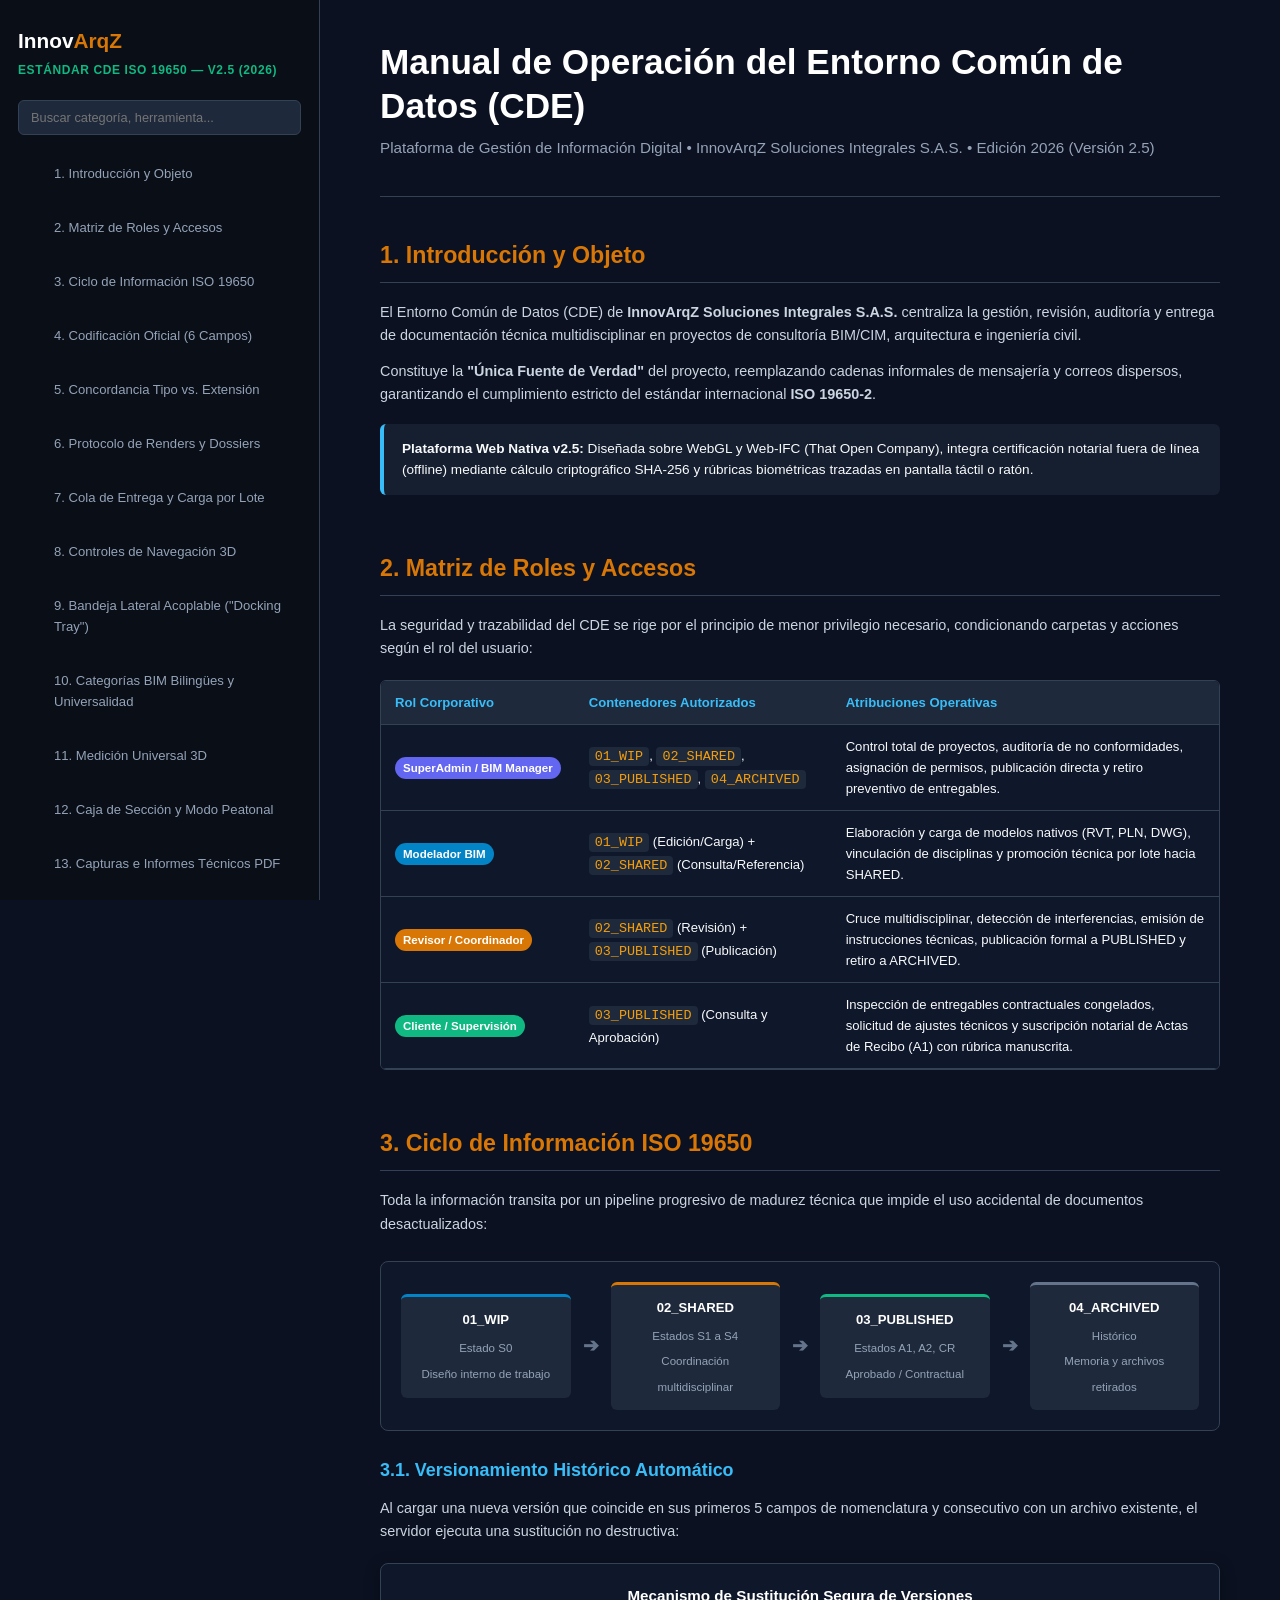
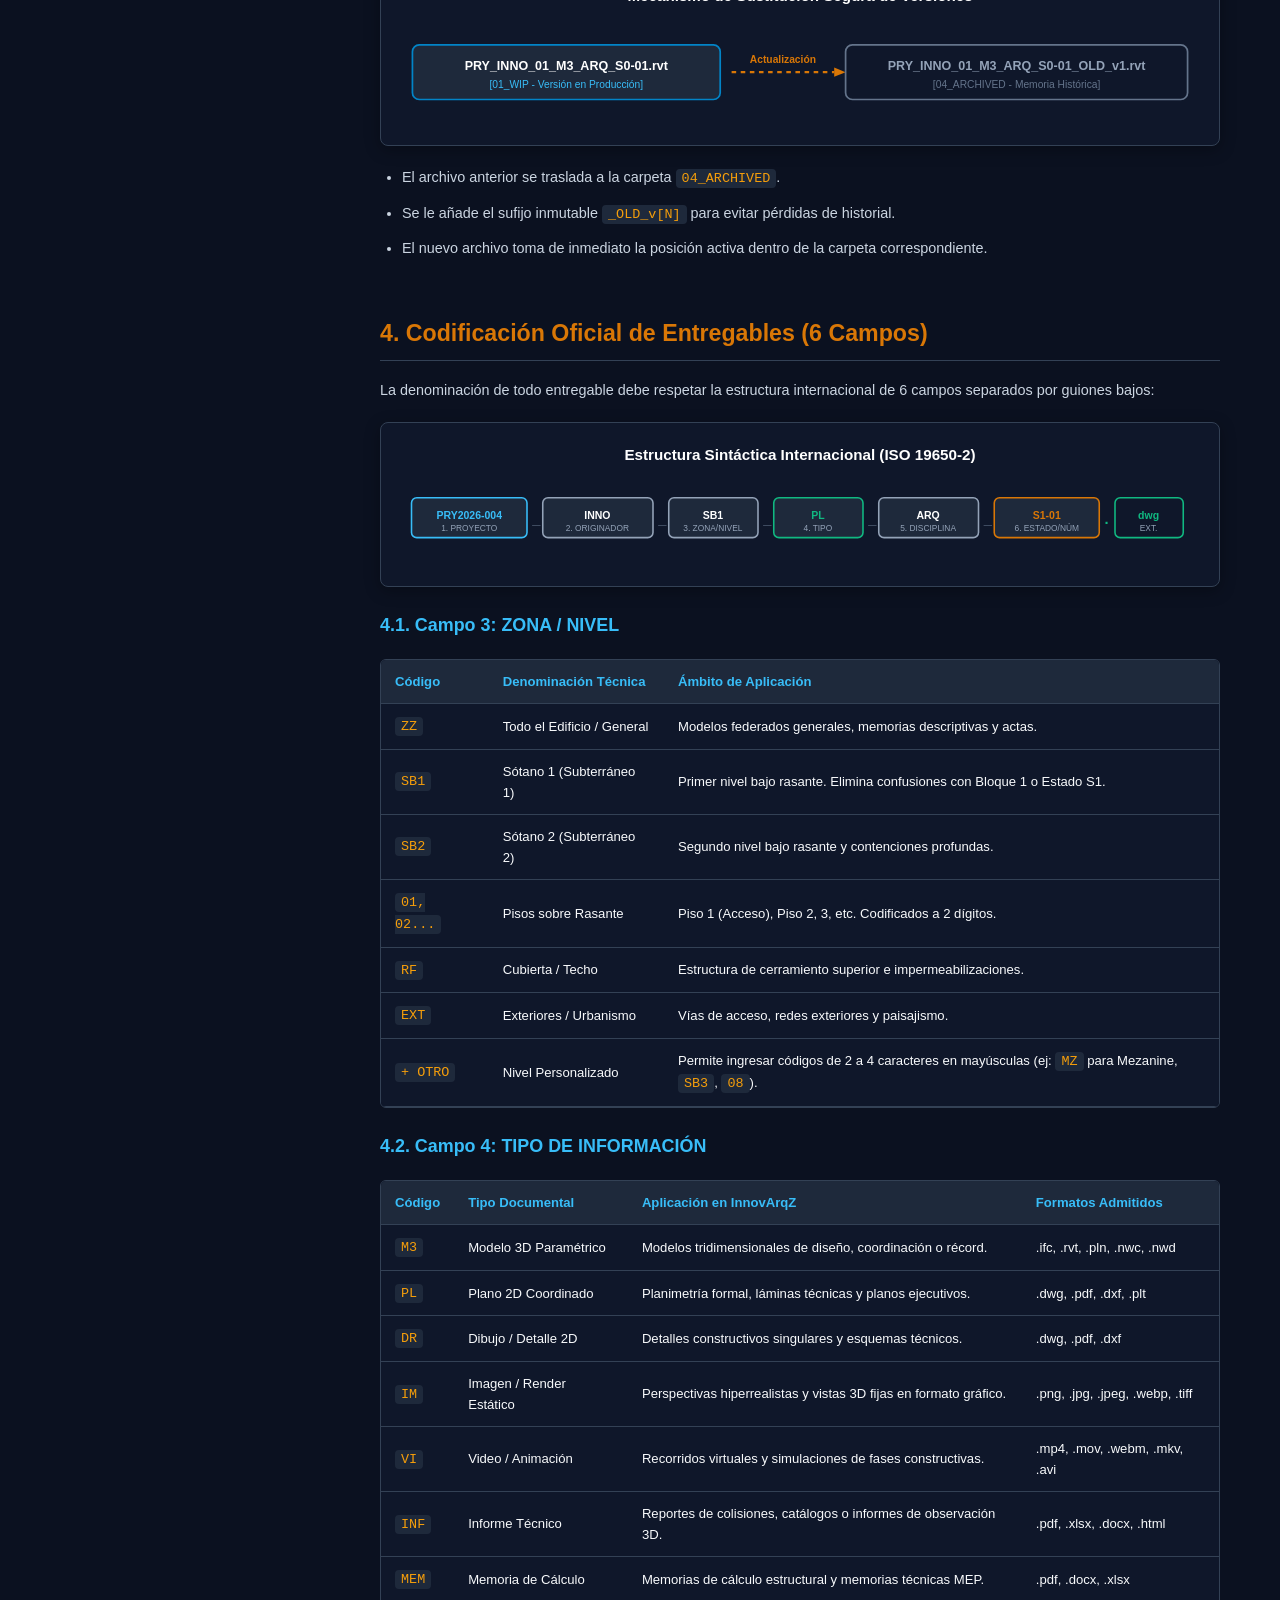
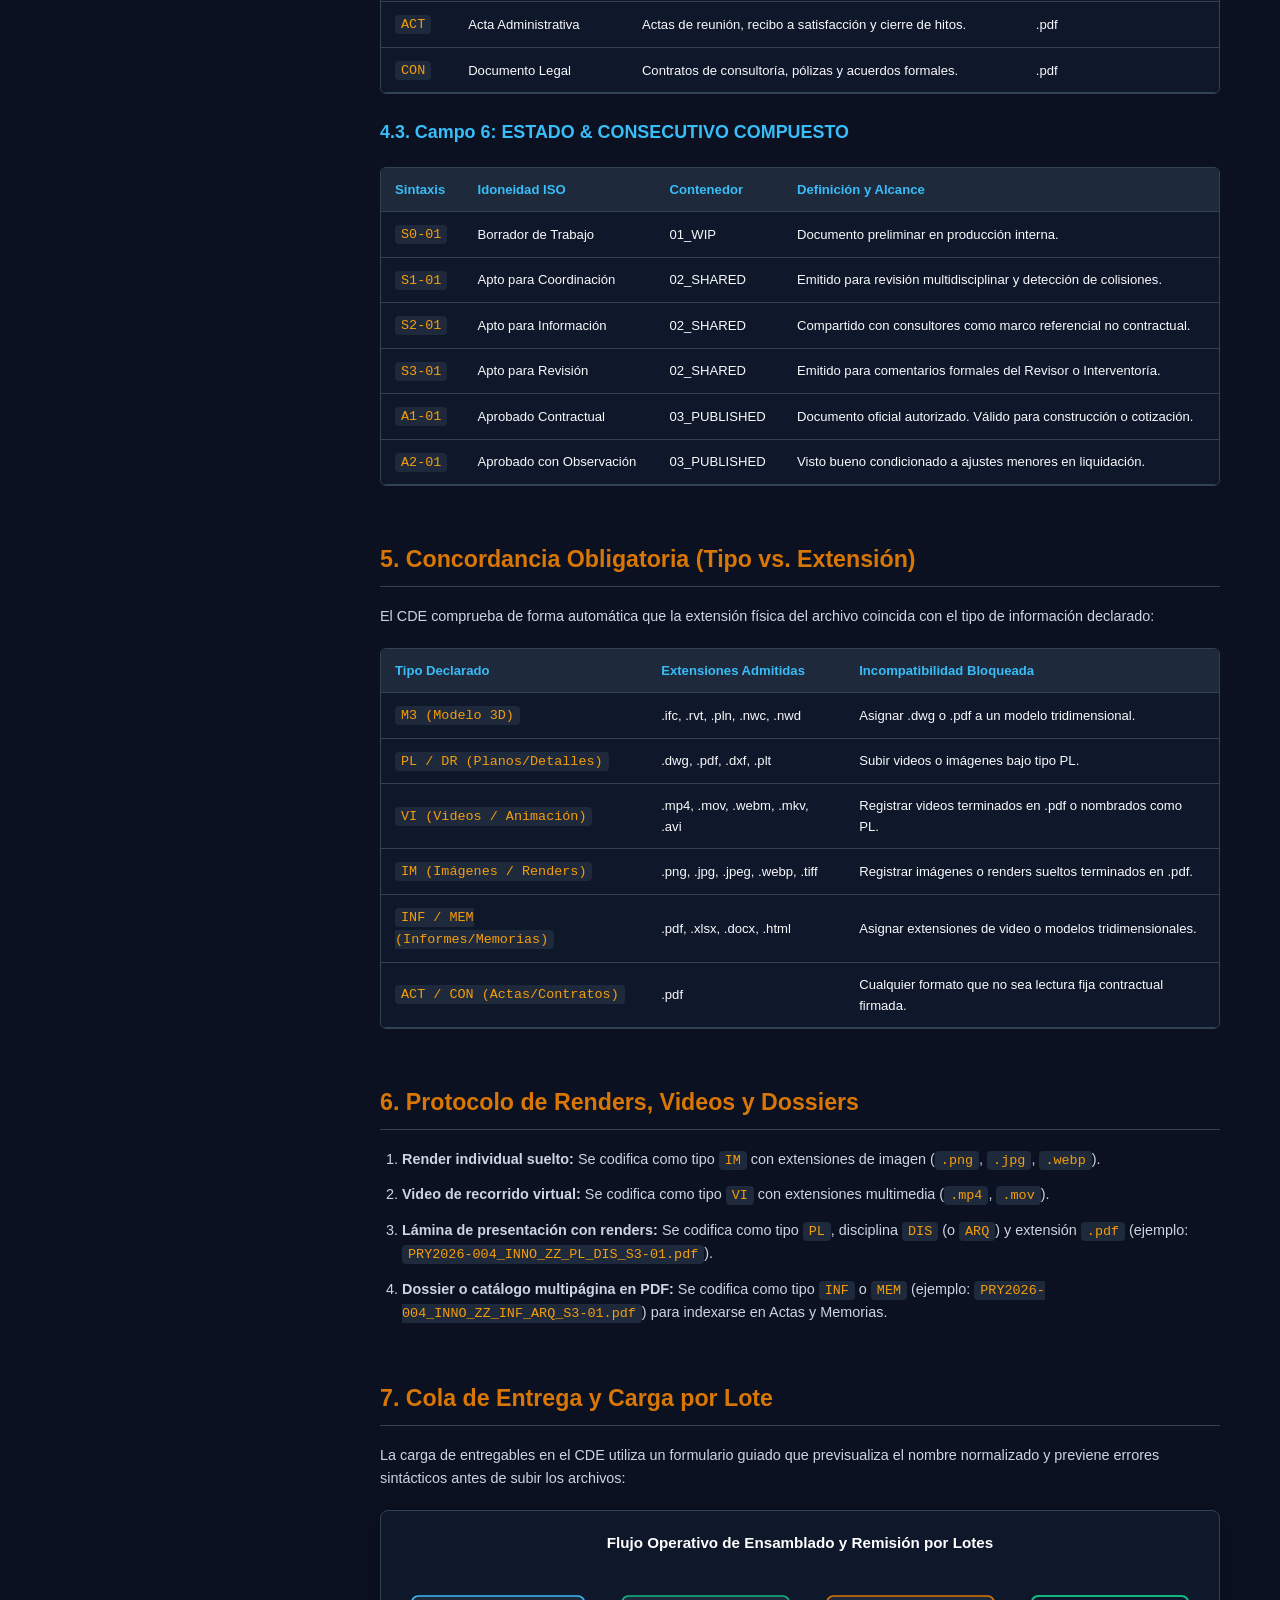
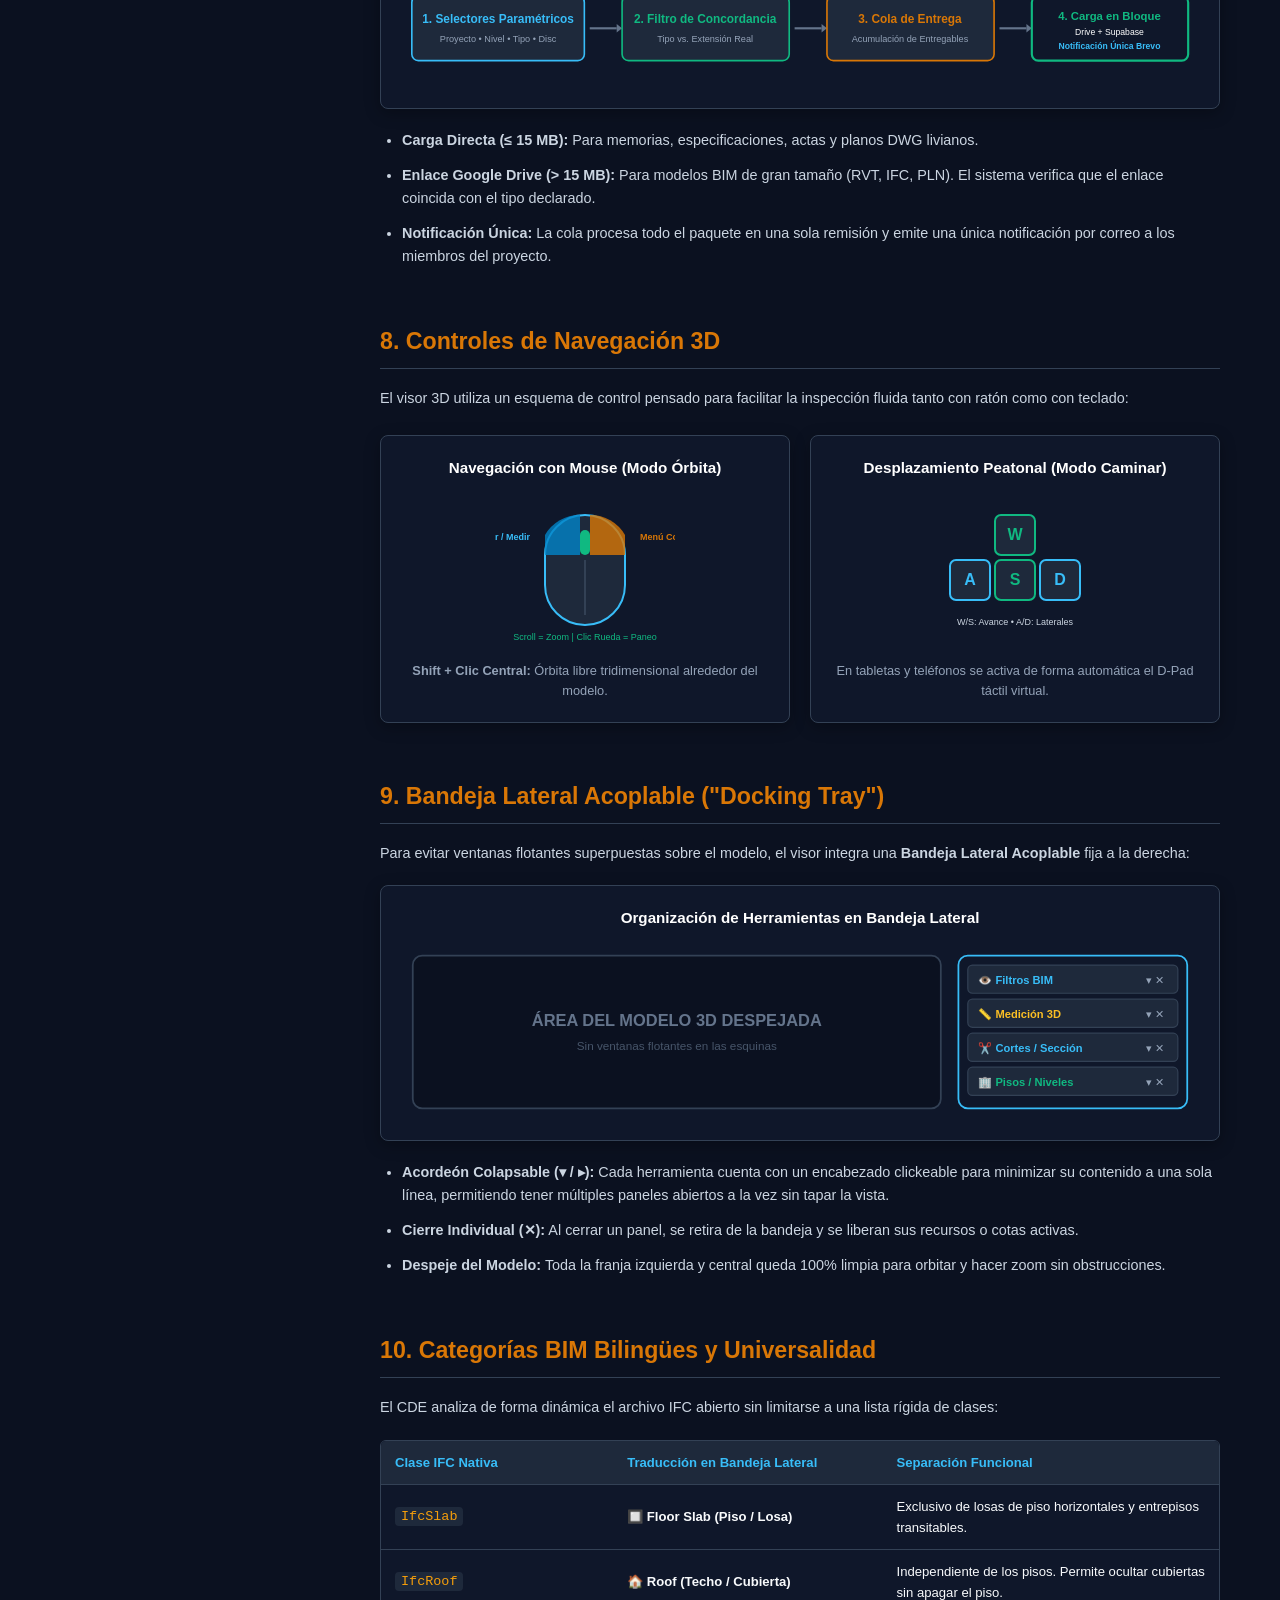
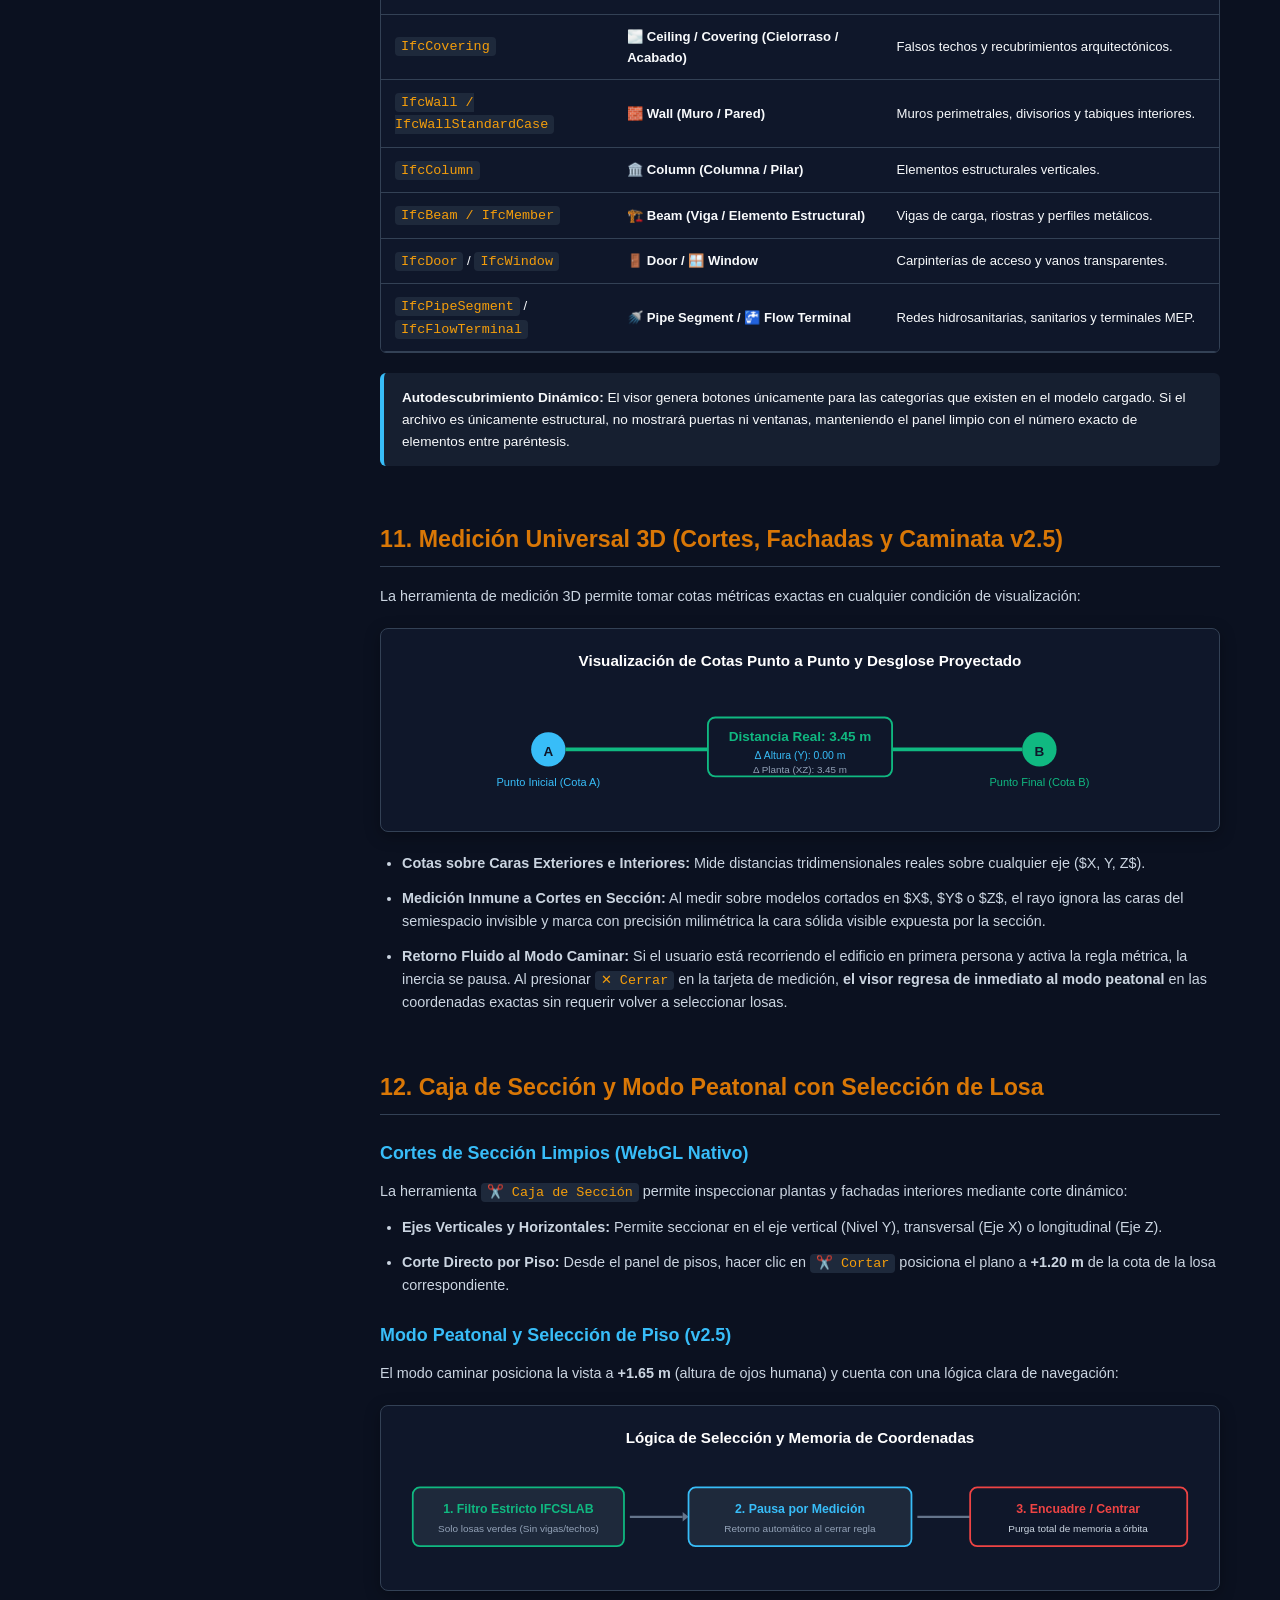
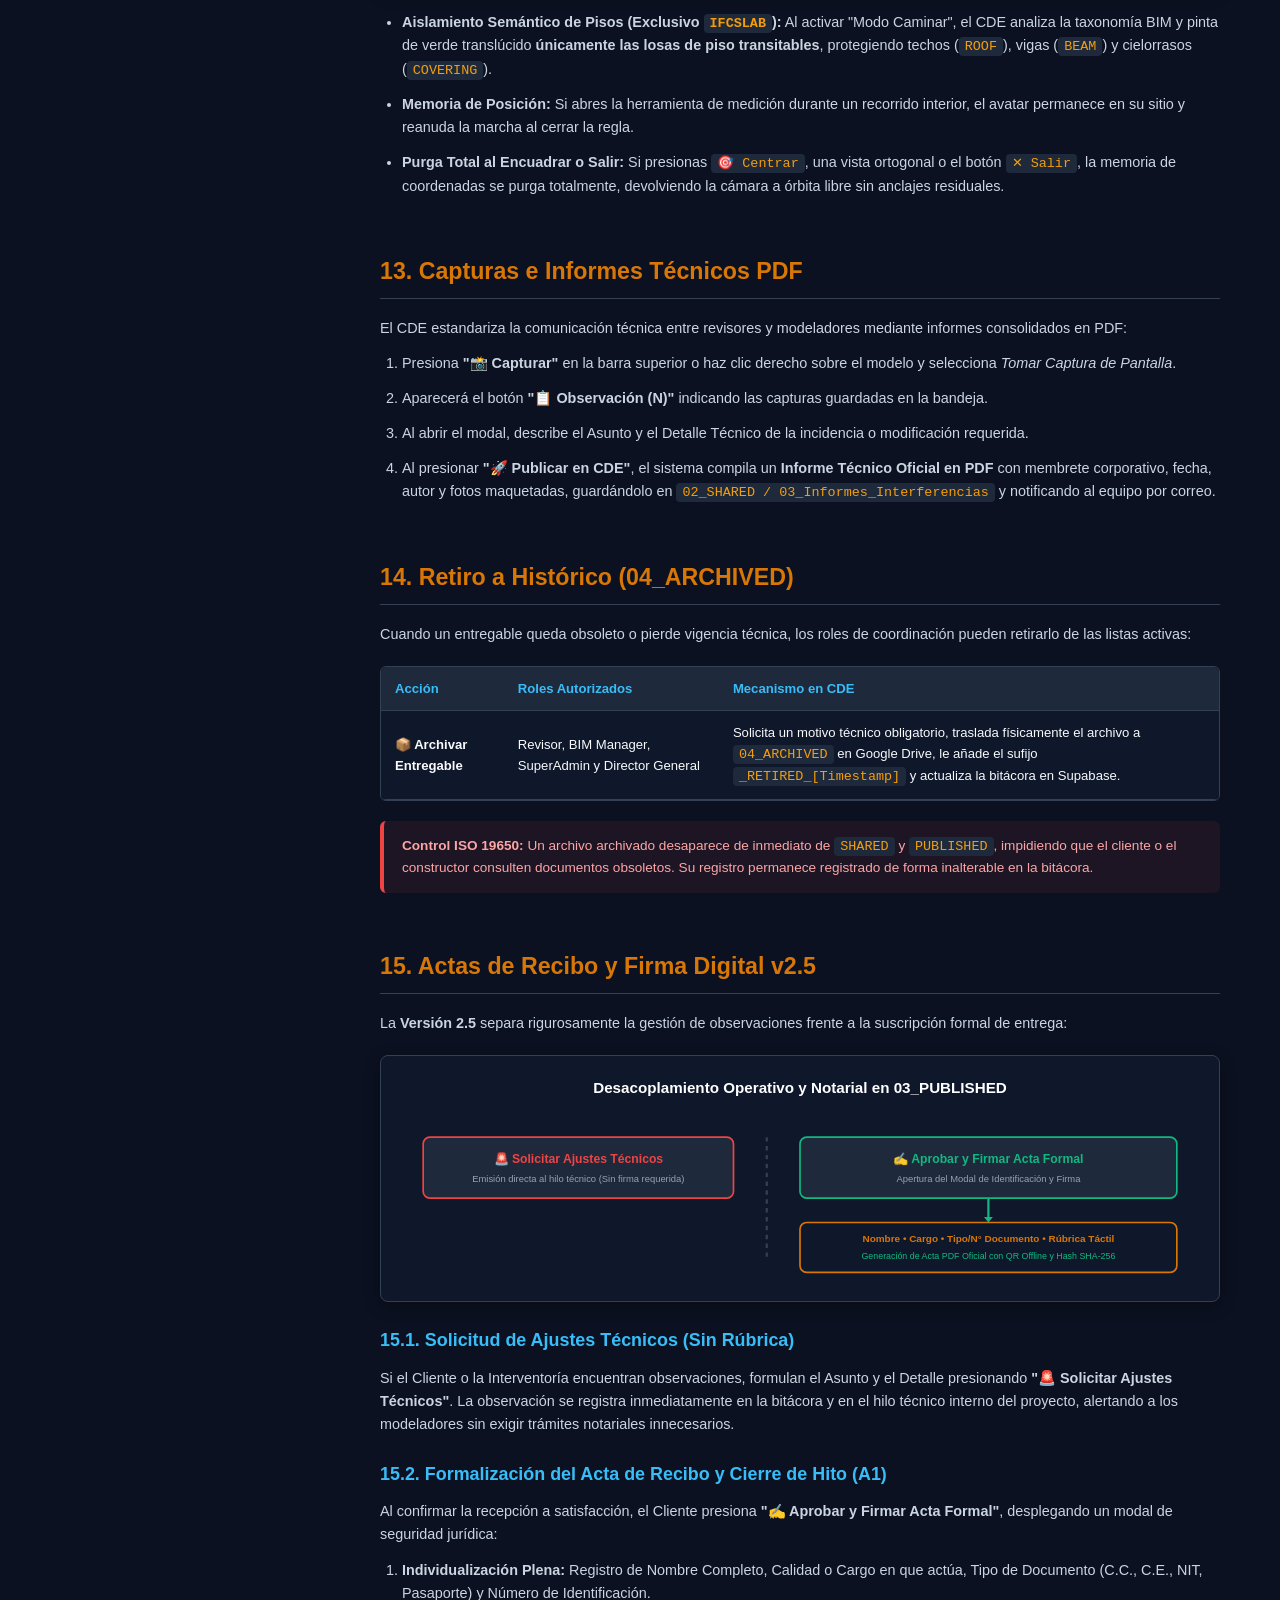
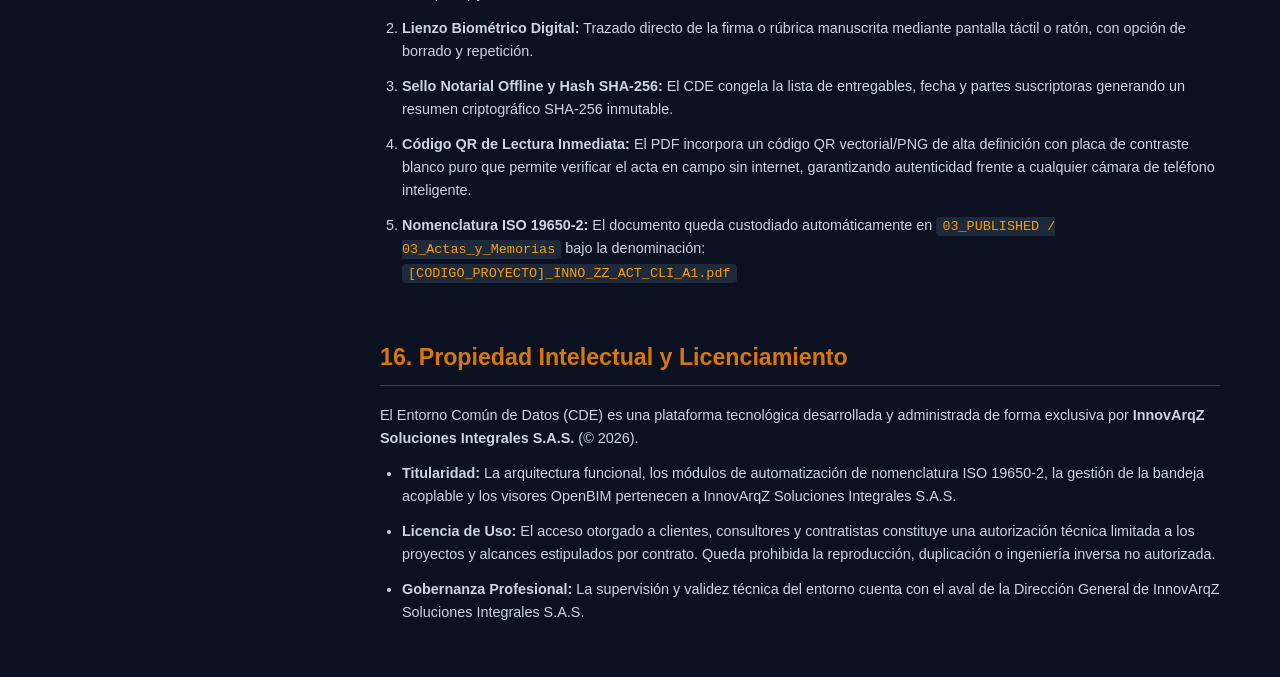
<file: manual.html>
<!DOCTYPE html>
<html lang="es">
<head>
    <meta charset="UTF-8">
    <meta name="viewport" content="width=device-width, initial-scale=1.0">
    <title>Manual de Operación CDE | InnovArqZ Soluciones Integrales S.A.S.</title>
    <style>
        :root {
            --bg-main: #0b1120;
            --bg-card: #0f172a;
            --bg-sidebar: #090e17;
            --border-color: #334155;
            --accent-copper: #d97706;
            --accent-emerald: #10b981;
            --accent-sky: #38bdf8;
            --text-main: #f8fafc;
            --text-muted: #94a3b8;
            --text-dim: #64748b;
        }

        * {
            box-sizing: border-box;
            margin: 0;
            padding: 0;
            font-family: -apple-system, BlinkMacSystemFont, "Segoe UI", Roboto, Helvetica, Arial, sans-serif;
        }

        body {
            background-color: var(--bg-main);
            color: var(--text-main);
            line-height: 1.6;
            display: flex;
            min-height: 100vh;
            overflow-x: hidden;
        }

        /* BOTÓN HAMBURGUESA FLOTANTE PARA MÓVIL */
        .mobile-menu-btn {
            display: none;
            position: fixed;
            top: 14px;
            left: 14px;
            z-index: 1200;
            background: rgba(15, 23, 42, 0.95);
            border: 1px solid var(--accent-sky);
            color: var(--accent-sky);
            width: 42px;
            height: 42px;
            border-radius: 8px;
            font-size: 1.3rem;
            cursor: pointer;
            align-items: center;
            justify-content: center;
            box-shadow: 0 4px 14px rgba(0,0,0,0.5);
            backdrop-filter: blur(8px);
            transition: all 0.2s ease;
        }

        .mobile-menu-btn:active {
            transform: scale(0.92);
        }

        /* OVERLAY OSCURO EN MÓVIL */
        .sidebar-overlay {
            display: none;
            position: fixed;
            top: 0;
            left: 0;
            right: 0;
            bottom: 0;
            background: rgba(0, 0, 0, 0.7);
            z-index: 1050;
            backdrop-filter: blur(3px);
            opacity: 0;
            transition: opacity 0.3s ease;
        }

        .sidebar-overlay.active {
            display: block;
            opacity: 1;
        }

        /* BARRA LATERAL */
        aside.manual-sidebar {
            width: 320px;
            background-color: var(--bg-sidebar);
            border-right: 1px solid var(--border-color);
            position: fixed;
            top: 0;
            bottom: 0;
            left: 0;
            display: flex;
            flex-direction: column;
            padding: 24px 18px;
            overflow-y: auto;
            z-index: 1100;
            transition: transform 0.3s cubic-bezier(0.4, 0, 0.2, 1);
        }

        .sidebar-header-box {
            display: flex;
            justify-content: space-between;
            align-items: flex-start;
            margin-bottom: 4px;
        }

        .sidebar-brand {
            font-size: 1.3rem;
            font-weight: 800;
            color: #fff;
        }
        .sidebar-brand span { color: var(--accent-copper); }

        .btn-close-sidebar {
            display: none;
            background: none;
            border: none;
            color: var(--text-muted);
            font-size: 1.4rem;
            cursor: pointer;
            padding: 0 4px;
        }

        .sidebar-sub {
            font-size: 0.75rem;
            color: var(--accent-emerald);
            font-weight: bold;
            text-transform: uppercase;
            letter-spacing: 0.05em;
            margin-bottom: 20px;
        }

        .search-box {
            margin-bottom: 20px;
        }
        .search-box input {
            width: 100%;
            background: #1e293b;
            border: 1px solid var(--border-color);
            border-radius: 6px;
            padding: 9px 12px;
            color: #fff;
            font-size: 0.8rem;
            outline: none;
            transition: border-color 0.2s;
        }
        .search-box input:focus {
            border-color: var(--accent-sky);
        }

        .nav-sections {
            list-style: none;
            display: flex;
            flex-direction: column;
            gap: 5px;
        }

        .nav-sections a {
            display: block;
            color: var(--text-muted);
            text-decoration: none;
            font-size: 0.82rem;
            padding: 8px 12px;
            border-radius: 6px;
            transition: all 0.2s;
            border-left: 2px solid transparent;
        }

        .nav-sections a:hover, .nav-sections a.active {
            background-color: rgba(56, 189, 248, 0.1);
            color: #fff;
            border-left-color: var(--accent-sky);
        }

        /* CONTENIDO PRINCIPAL */
        main.manual-content {
            margin-left: 320px;
            flex: 1;
            padding: 40px 60px;
            max-width: 1160px;
            width: calc(100% - 320px);
        }

        header.manual-header {
            border-bottom: 1px solid var(--border-color);
            padding-bottom: 24px;
            margin-bottom: 40px;
        }
        header.manual-header h1 {
            font-size: 2.2rem;
            color: #fff;
            margin-bottom: 8px;
            line-height: 1.25;
        }
        header.manual-header p {
            color: var(--text-muted);
            font-size: 0.95rem;
        }

        section.manual-chapter {
            margin-bottom: 55px;
            scroll-margin-top: 40px;
        }

        h2 {
            font-size: 1.45rem;
            color: var(--accent-copper);
            border-bottom: 1px solid var(--border-color);
            padding-bottom: 8px;
            margin-bottom: 18px;
            display: flex;
            align-items: center;
            gap: 10px;
        }

        h3 {
            font-size: 1.12rem;
            color: var(--accent-sky);
            margin: 24px 0 12px 0;
        }

        p, li {
            font-size: 0.9rem;
            color: #cbd5e1;
            margin-bottom: 12px;
        }

        ul, ol {
            margin-left: 22px;
            margin-bottom: 16px;
        }

        .card-tip {
            background: rgba(30, 41, 59, 0.6);
            border-left: 4px solid var(--accent-sky);
            border-radius: 6px;
            padding: 14px 18px;
            margin: 18px 0;
            font-size: 0.85rem;
        }

        .card-alert {
            background: rgba(239, 68, 68, 0.08);
            border-left: 4px solid #ef4444;
            border-radius: 6px;
            padding: 14px 18px;
            margin: 18px 0;
            font-size: 0.85rem;
            color: #fca5a5;
        }

        .card-success {
            background: rgba(16, 185, 129, 0.08);
            border-left: 4px solid var(--accent-emerald);
            border-radius: 6px;
            padding: 14px 18px;
            margin: 18px 0;
            font-size: 0.85rem;
            color: #6ee7b7;
        }

        .table-responsive {
            width: 100%;
            overflow-x: auto;
            margin: 20px 0;
            border-radius: 6px;
            border: 1px solid var(--border-color);
            -webkit-overflow-scrolling: touch;
        }

        table.manual-table {
            width: 100%;
            border-collapse: collapse;
            font-size: 0.82rem;
            background: var(--bg-card);
            min-width: 580px;
        }

        table.manual-table th, table.manual-table td {
            padding: 11px 14px;
            text-align: left;
            border-bottom: 1px solid var(--border-color);
        }

        table.manual-table th {
            background: #1e293b;
            color: var(--accent-sky);
            font-weight: 700;
            white-space: nowrap;
        }

        table.manual-table tr:hover td {
            background-color: rgba(30, 41, 59, 0.4);
        }

        code {
            background: #1e293b;
            color: #f59e0b;
            padding: 2px 6px;
            border-radius: 4px;
            font-family: Consolas, Monaco, monospace;
            font-size: 0.84rem;
            word-break: break-word;
        }

        .badge-role {
            display: inline-block;
            padding: 2px 8px;
            border-radius: 12px;
            font-size: 0.72rem;
            font-weight: bold;
            white-space: nowrap;
        }
        .badge-super { background: #6366f1; color: #fff; }
        .badge-modelador { background: #0284c7; color: #fff; }
        .badge-revisor { background: #d97706; color: #fff; }
        .badge-cliente { background: #10b981; color: #fff; }

        .diagram-container {
            display: flex;
            gap: 20px;
            flex-wrap: wrap;
            margin: 25px 0;
        }

        .diagram-card {
            background: #0f172a;
            border: 1px solid #334155;
            border-radius: 8px;
            padding: 20px;
            flex: 1;
            min-width: 280px;
            display: flex;
            flex-direction: column;
            align-items: center;
            box-shadow: 0 4px 16px rgba(0,0,0,0.3);
        }

        .diagram-card h4 {
            font-size: 0.95rem;
            color: #fff;
            margin-bottom: 14px;
            text-align: center;
        }

        .diagram-card svg {
            margin-bottom: 16px;
            max-width: 100%;
            height: auto;
        }

        .diagram-card p {
            font-size: 0.8rem;
            color: var(--text-muted);
            text-align: center;
            margin-bottom: 0;
        }

        .pipeline-flow {
            display: flex;
            align-items: center;
            justify-content: space-between;
            background: #0f172a;
            border: 1px solid var(--border-color);
            border-radius: 8px;
            padding: 20px;
            margin: 25px 0;
            gap: 12px;
            flex-wrap: wrap;
        }

        .flow-step {
            flex: 1;
            min-width: 150px;
            background: #1e293b;
            border-radius: 6px;
            padding: 12px;
            text-align: center;
            border-top: 3px solid #64748b;
        }

        .flow-step.step-wip { border-top-color: #0284c7; }
        .flow-step.step-shared { border-top-color: #d97706; }
        .flow-step.step-published { border-top-color: #10b981; }
        .flow-step.step-archived { border-top-color: #64748b; }

        .flow-step strong {
            display: block;
            font-size: 0.82rem;
            color: #fff;
            margin-bottom: 4px;
        }
        .flow-step small {
            font-size: 0.72rem;
            color: var(--text-muted);
        }
        .flow-arrow {
            font-size: 1.2rem;
            color: var(--text-dim);
            font-weight: bold;
        }

        @media (max-width: 900px) {
            .mobile-menu-btn { display: flex; }
            .btn-close-sidebar { display: block; }
            aside.manual-sidebar {
                position: fixed;
                top: 0; bottom: 0; left: 0;
                width: 290px;
                transform: translateX(-100%);
                box-shadow: 4px 0 25px rgba(0,0,0,0.7);
            }
            aside.manual-sidebar.active { transform: translateX(0); }
            main.manual-content {
                margin-left: 0;
                width: 100%;
                padding: 70px 20px 40px 20px;
            }
            header.manual-header h1 { font-size: 1.7rem; }
            h2 { font-size: 1.25rem; }
            .flow-arrow { display: none; }
            .pipeline-flow { flex-direction: column; align-items: stretch; }
            .diagram-card { min-width: 100%; }
        }
    </style>
</head>
<body>

    <button class="mobile-menu-btn" id="mobileMenuBtn" aria-label="Abrir Menú" onclick="toggleSidebar()">☰</button>
    <div class="sidebar-overlay" id="sidebarOverlay" onclick="toggleSidebar()"></div>

    <aside class="manual-sidebar" id="manualSidebar">
        <div class="sidebar-header-box">
            <div class="sidebar-brand">Innov<span>ArqZ</span></div>
            <button class="btn-close-sidebar" onclick="toggleSidebar()">✕</button>
        </div>
        <div class="sidebar-sub">Estándar CDE ISO 19650 — v2.5 (2026)</div>

        <div class="search-box">
            <input type="text" id="manualSearch" placeholder="Buscar categoría, herramienta..." onkeyup="filterManual()">
        </div>

        <ul class="nav-sections" id="sidebarLinks">
            <li><a href="#intro" onclick="closeSidebarOnMobile()">1. Introducción y Objeto</a></li>
            <li><a href="#roles" onclick="closeSidebarOnMobile()">2. Matriz de Roles y Accesos</a></li>
            <li><a href="#cde-cycle" onclick="closeSidebarOnMobile()">3. Ciclo de Información ISO 19650</a></li>
            <li><a href="#nomenclatura" onclick="closeSidebarOnMobile()">4. Codificación Oficial (6 Campos)</a></li>
            <li><a href="#concordancia" onclick="closeSidebarOnMobile()">5. Concordancia Tipo vs. Extensión</a></li>
            <li><a href="#reglas-renders" onclick="closeSidebarOnMobile()">6. Protocolo de Renders y Dossiers</a></li>
            <li><a href="#subidas" onclick="closeSidebarOnMobile()">7. Cola de Entrega y Carga por Lote</a></li>
            <li><a href="#interaccion-mouse" onclick="closeSidebarOnMobile()">8. Controles de Navegación 3D</a></li>
            <li><a href="#side-tray" onclick="closeSidebarOnMobile()">9. Bandeja Lateral Acoplable ("Docking Tray")</a></li>
            <li><a href="#categorias-bim" onclick="closeSidebarOnMobile()">10. Categorías BIM Bilingües y Universalidad</a></li>
            <li><a href="#medicion-universal" onclick="closeSidebarOnMobile()">11. Medición Universal 3D</a></li>
            <li><a href="#corte-caminar" onclick="closeSidebarOnMobile()">12. Caja de Sección y Modo Peatonal</a></li>
            <li><a href="#capturas" onclick="closeSidebarOnMobile()">13. Capturas e Informes Técnicos PDF</a></li>
            <li><a href="#retiro-archived" onclick="closeSidebarOnMobile()">14. Retiro a Histórico (04_ARCHIVED)</a></li>
            <li><a href="#actas" onclick="closeSidebarOnMobile()">15. Actas de Recibo y Firma Digital v2.5</a></li>
            <li><a href="#propiedad-intelectual" onclick="closeSidebarOnMobile()">16. Propiedad Intelectual y Licenciamiento</a></li>
        </ul>
    </aside>

    <main class="manual-content">
        <header class="manual-header">
            <h1>Manual de Operación del Entorno Común de Datos (CDE)</h1>
            <p>Plataforma de Gestión de Información Digital • InnovArqZ Soluciones Integrales S.A.S. • Edición 2026 (Versión 2.5)</p>
        </header>

        <!-- CAPÍTULO 1 -->
        <section class="manual-chapter" id="intro">
            <h2>1. Introducción y Objeto</h2>
            <p>El Entorno Común de Datos (CDE) de <strong>InnovArqZ Soluciones Integrales S.A.S.</strong> centraliza la gestión, revisión, auditoría y entrega de documentación técnica multidisciplinar en proyectos de consultoría BIM/CIM, arquitectura e ingeniería civil.</p>
            <p>Constituye la <strong>"Única Fuente de Verdad"</strong> del proyecto, reemplazando cadenas informales de mensajería y correos dispersos, garantizando el cumplimiento estricto del estándar internacional <strong>ISO 19650-2</strong>.</p>
            <div class="card-tip">
                <strong>Plataforma Web Nativa v2.5:</strong> Diseñada sobre WebGL y Web-IFC (That Open Company), integra certificación notarial fuera de línea (offline) mediante cálculo criptográfico SHA-256 y rúbricas biométricas trazadas en pantalla táctil o ratón.
            </div>
        </section>

        <!-- CAPÍTULO 2 -->
        <section class="manual-chapter" id="roles">
            <h2>2. Matriz de Roles y Accesos</h2>
            <p>La seguridad y trazabilidad del CDE se rige por el principio de menor privilegio necesario, condicionando carpetas y acciones según el rol del usuario:</p>

            <div class="table-responsive">
                <table class="manual-table">
                    <thead>
                        <tr>
                            <th>Rol Corporativo</th>
                            <th>Contenedores Autorizados</th>
                            <th>Atribuciones Operativas</th>
                        </tr>
                    </thead>
                    <tbody>
                        <tr>
                            <td><span class="badge-role badge-super">SuperAdmin / BIM Manager</span></td>
                            <td><code>01_WIP</code>, <code>02_SHARED</code>, <code>03_PUBLISHED</code>, <code>04_ARCHIVED</code></td>
                            <td>Control total de proyectos, auditoría de no conformidades, asignación de permisos, publicación directa y retiro preventivo de entregables.</td>
                        </tr>
                        <tr>
                            <td><span class="badge-role badge-modelador">Modelador BIM</span></td>
                            <td><code>01_WIP</code> (Edición/Carga) + <code>02_SHARED</code> (Consulta/Referencia)</td>
                            <td>Elaboración y carga de modelos nativos (RVT, PLN, DWG), vinculación de disciplinas y promoción técnica por lote hacia SHARED.</td>
                        </tr>
                        <tr>
                            <td><span class="badge-role badge-revisor">Revisor / Coordinador</span></td>
                            <td><code>02_SHARED</code> (Revisión) + <code>03_PUBLISHED</code> (Publicación)</td>
                            <td>Cruce multidisciplinar, detección de interferencias, emisión de instrucciones técnicas, publicación formal a PUBLISHED y retiro a ARCHIVED.</td>
                        </tr>
                        <tr>
                            <td><span class="badge-role badge-cliente">Cliente / Supervisión</span></td>
                            <td><code>03_PUBLISHED</code> (Consulta y Aprobación)</td>
                            <td>Inspección de entregables contractuales congelados, solicitud de ajustes técnicos y suscripción notarial de Actas de Recibo (A1) con rúbrica manuscrita.</td>
                        </tr>
                    </tbody>
                </table>
            </div>
        </section>

        <!-- CAPÍTULO 3 -->
        <section class="manual-chapter" id="cde-cycle">
            <h2>3. Ciclo de Información ISO 19650</h2>
            <p>Toda la información transita por un pipeline progresivo de madurez técnica que impide el uso accidental de documentos desactualizados:</p>

            <div class="pipeline-flow">
                <div class="flow-step step-wip">
                    <strong>01_WIP</strong>
                    <small>Estado S0</small><br>
                    <small>Diseño interno de trabajo</small>
                </div>
                <div class="flow-arrow">➔</div>
                <div class="flow-step step-shared">
                    <strong>02_SHARED</strong>
                    <small>Estados S1 a S4</small><br>
                    <small>Coordinación multidisciplinar</small>
                </div>
                <div class="flow-arrow">➔</div>
                <div class="flow-step step-published">
                    <strong>03_PUBLISHED</strong>
                    <small>Estados A1, A2, CR</small><br>
                    <small>Aprobado / Contractual</small>
                </div>
                <div class="flow-arrow">➔</div>
                <div class="flow-step step-archived">
                    <strong>04_ARCHIVED</strong>
                    <small>Histórico</small><br>
                    <small>Memoria y archivos retirados</small>
                </div>
            </div>

            <h3>3.1. Versionamiento Histórico Automático</h3>
            <p>Al cargar una nueva versión que coincide en sus primeros 5 campos de nomenclatura y consecutivo con un archivo existente, el servidor ejecuta una sustitución no destructiva:</p>

            <div class="diagram-card" style="margin: 20px 0; align-items: stretch;">
                <h4>Mecanismo de Sustitución Segura de Versiones</h4>
                <svg width="100%" height="90" viewBox="0 0 700 90" style="margin: 0 auto; display: block;">
                    <rect x="10" y="20" width="270" height="48" rx="6" fill="#1e293b" stroke="#0284c7" stroke-width="1.5"/>
                    <text x="145" y="42" fill="#fff" font-size="11" font-weight="bold" text-anchor="middle">PRY_INNO_01_M3_ARQ_S0-01.rvt</text>
                    <text x="145" y="58" fill="#38bdf8" font-size="9" text-anchor="middle">[01_WIP - Versión en Producción]</text>

                    <path d="M 290 44 L 380 44" stroke="#d97706" stroke-width="2" stroke-dasharray="4"/>
                    <polygon points="380,40 390,44 380,48" fill="#d97706"/>
                    <text x="335" y="36" fill="#d97706" font-size="9" font-weight="bold" text-anchor="middle">Actualización</text>

                    <rect x="390" y="20" width="300" height="48" rx="6" fill="#0f172a" stroke="#64748b" stroke-width="1.5"/>
                    <text x="540" y="42" fill="#94a3b8" font-size="11" font-weight="bold" text-anchor="middle">PRY_INNO_01_M3_ARQ_S0-01_OLD_v1.rvt</text>
                    <text x="540" y="58" fill="#64748b" font-size="9" text-anchor="middle">[04_ARCHIVED - Memoria Histórica]</text>
                </svg>
            </div>
            <ul>
                <li>El archivo anterior se traslada a la carpeta <code>04_ARCHIVED</code>.</li>
                <li>Se le añade el sufijo inmutable <code>_OLD_v[N]</code> para evitar pérdidas de historial.</li>
                <li>El nuevo archivo toma de inmediato la posición activa dentro de la carpeta correspondiente.</li>
            </ul>
        </section>

        <!-- CAPÍTULO 4 -->
        <section class="manual-chapter" id="nomenclatura">
            <h2>4. Codificación Oficial de Entregables (6 Campos)</h2>
            <p>La denominación de todo entregable debe respetar la estructura internacional de 6 campos separados por guiones bajos:</p>

            <div class="diagram-card" style="margin: 20px 0; align-items: stretch;">
                <h4>Estructura Sintáctica Internacional (ISO 19650-2)</h4>
                <svg width="100%" height="80" viewBox="0 0 760 80" style="margin: 0 auto; display: block;">
                    <g transform="translate(10, 15)">
                        <rect x="0" y="0" width="110" height="38" rx="5" fill="#1e293b" stroke="#38bdf8" stroke-width="1.5"/>
                        <text x="55" y="20" fill="#38bdf8" font-size="10" font-weight="bold" text-anchor="middle">PRY2026-004</text>
                        <text x="55" y="32" fill="#94a3b8" font-size="8" text-anchor="middle">1. PROYECTO</text>
                    </g>
                    <text x="125" y="40" fill="#64748b" font-size="14" font-weight="bold">_</text>

                    <g transform="translate(135, 15)">
                        <rect x="0" y="0" width="105" height="38" rx="5" fill="#1e293b" stroke="#94a3b8" stroke-width="1.5"/>
                        <text x="52" y="20" fill="#fff" font-size="10" font-weight="bold" text-anchor="middle">INNO</text>
                        <text x="52" y="32" fill="#94a3b8" font-size="8" text-anchor="middle">2. ORIGINADOR</text>
                    </g>
                    <text x="245" y="40" fill="#64748b" font-size="14" font-weight="bold">_</text>

                    <g transform="translate(255, 15)">
                        <rect x="0" y="0" width="85" height="38" rx="5" fill="#1e293b" stroke="#94a3b8" stroke-width="1.5"/>
                        <text x="42" y="20" fill="#fff" font-size="10" font-weight="bold" text-anchor="middle">SB1</text>
                        <text x="42" y="32" fill="#94a3b8" font-size="8" text-anchor="middle">3. ZONA/NIVEL</text>
                    </g>
                    <text x="345" y="40" fill="#64748b" font-size="14" font-weight="bold">_</text>

                    <g transform="translate(355, 15)">
                        <rect x="0" y="0" width="85" height="38" rx="5" fill="#1e293b" stroke="#10b981" stroke-width="1.5"/>
                        <text x="42" y="20" fill="#10b981" font-size="10" font-weight="bold" text-anchor="middle">PL</text>
                        <text x="42" y="32" fill="#94a3b8" font-size="8" text-anchor="middle">4. TIPO</text>
                    </g>
                    <text x="445" y="40" fill="#64748b" font-size="14" font-weight="bold">_</text>

                    <g transform="translate(455, 15)">
                        <rect x="0" y="0" width="95" height="38" rx="5" fill="#1e293b" stroke="#94a3b8" stroke-width="1.5"/>
                        <text x="47" y="20" fill="#fff" font-size="10" font-weight="bold" text-anchor="middle">ARQ</text>
                        <text x="47" y="32" fill="#94a3b8" font-size="8" text-anchor="middle">5. DISCIPLINA</text>
                    </g>
                    <text x="555" y="40" fill="#64748b" font-size="14" font-weight="bold">_</text>

                    <g transform="translate(565, 15)">
                        <rect x="0" y="0" width="100" height="38" rx="5" fill="#1e293b" stroke="#d97706" stroke-width="1.5"/>
                        <text x="50" y="20" fill="#d97706" font-size="10" font-weight="bold" text-anchor="middle">S1-01</text>
                        <text x="50" y="32" fill="#94a3b8" font-size="8" text-anchor="middle">6. ESTADO/NÚM</text>
                    </g>
                    <text x="670" y="40" fill="#10b981" font-size="14" font-weight="bold">.</text>

                    <g transform="translate(680, 15)">
                        <rect x="0" y="0" width="65" height="38" rx="5" fill="#0f172a" stroke="#10b981" stroke-width="1.5"/>
                        <text x="32" y="20" fill="#10b981" font-size="10" font-weight="bold" text-anchor="middle">dwg</text>
                        <text x="32" y="32" fill="#94a3b8" font-size="8" text-anchor="middle">EXT.</text>
                    </g>
                </svg>
            </div>

            <h3>4.1. Campo 3: ZONA / NIVEL</h3>
            <div class="table-responsive">
                <table class="manual-table">
                    <thead>
                        <tr>
                            <th>Código</th>
                            <th>Denominación Técnica</th>
                            <th>Ámbito de Aplicación</th>
                        </tr>
                    </thead>
                    <tbody>
                        <tr><td><code>ZZ</code></td><td>Todo el Edificio / General</td><td>Modelos federados generales, memorias descriptivas y actas.</td></tr>
                        <tr><td><code>SB1</code></td><td>Sótano 1 (Subterráneo 1)</td><td>Primer nivel bajo rasante. Elimina confusiones con Bloque 1 o Estado S1.</td></tr>
                        <tr><td><code>SB2</code></td><td>Sótano 2 (Subterráneo 2)</td><td>Segundo nivel bajo rasante y contenciones profundas.</td></tr>
                        <tr><td><code>01, 02...</code></td><td>Pisos sobre Rasante</td><td>Piso 1 (Acceso), Piso 2, 3, etc. Codificados a 2 dígitos.</td></tr>
                        <tr><td><code>RF</code></td><td>Cubierta / Techo</td><td>Estructura de cerramiento superior e impermeabilizaciones.</td></tr>
                        <tr><td><code>EXT</code></td><td>Exteriores / Urbanismo</td><td>Vías de acceso, redes exteriores y paisajismo.</td></tr>
                        <tr><td><code>+ OTRO</code></td><td>Nivel Personalizado</td><td>Permite ingresar códigos de 2 a 4 caracteres en mayúsculas (ej: <code>MZ</code> para Mezanine, <code>SB3</code>, <code>08</code>).</td></tr>
                    </tbody>
                </table>
            </div>

            <h3>4.2. Campo 4: TIPO DE INFORMACIÓN</h3>
            <div class="table-responsive">
                <table class="manual-table">
                    <thead>
                        <tr>
                            <th>Código</th>
                            <th>Tipo Documental</th>
                            <th>Aplicación en InnovArqZ</th>
                            <th>Formatos Admitidos</th>
                        </tr>
                    </thead>
                    <tbody>
                        <tr><td><code>M3</code></td><td>Modelo 3D Paramétrico</td><td>Modelos tridimensionales de diseño, coordinación o récord.</td><td>.ifc, .rvt, .pln, .nwc, .nwd</td></tr>
                        <tr><td><code>PL</code></td><td>Plano 2D Coordinado</td><td>Planimetría formal, láminas técnicas y planos ejecutivos.</td><td>.dwg, .pdf, .dxf, .plt</td></tr>
                        <tr><td><code>DR</code></td><td>Dibujo / Detalle 2D</td><td>Detalles constructivos singulares y esquemas técnicos.</td><td>.dwg, .pdf, .dxf</td></tr>
                        <tr><td><code>IM</code></td><td>Imagen / Render Estático</td><td>Perspectivas hiperrealistas y vistas 3D fijas en formato gráfico.</td><td>.png, .jpg, .jpeg, .webp, .tiff</td></tr>
                        <tr><td><code>VI</code></td><td>Video / Animación</td><td>Recorridos virtuales y simulaciones de fases constructivas.</td><td>.mp4, .mov, .webm, .mkv, .avi</td></tr>
                        <tr><td><code>INF</code></td><td>Informe Técnico</td><td>Reportes de colisiones, catálogos o informes de observación 3D.</td><td>.pdf, .xlsx, .docx, .html</td></tr>
                        <tr><td><code>MEM</code></td><td>Memoria de Cálculo</td><td>Memorias de cálculo estructural y memorias técnicas MEP.</td><td>.pdf, .docx, .xlsx</td></tr>
                        <tr><td><code>ACT</code></td><td>Acta Administrativa</td><td>Actas de reunión, recibo a satisfacción y cierre de hitos.</td><td>.pdf</td></tr>
                        <tr><td><code>CON</code></td><td>Documento Legal</td><td>Contratos de consultoría, pólizas y acuerdos formales.</td><td>.pdf</td></tr>
                    </tbody>
                </table>
            </div>

            <h3>4.3. Campo 6: ESTADO & CONSECUTIVO COMPUESTO</h3>
            <div class="table-responsive">
                <table class="manual-table">
                    <thead>
                        <tr>
                            <th>Sintaxis</th>
                            <th>Idoneidad ISO</th>
                            <th>Contenedor</th>
                            <th>Definición y Alcance</th>
                        </tr>
                    </thead>
                    <tbody>
                        <tr><td><code>S0-01</code></td><td>Borrador de Trabajo</td><td>01_WIP</td><td>Documento preliminar en producción interna.</td></tr>
                        <tr><td><code>S1-01</code></td><td>Apto para Coordinación</td><td>02_SHARED</td><td>Emitido para revisión multidisciplinar y detección de colisiones.</td></tr>
                        <tr><td><code>S2-01</code></td><td>Apto para Información</td><td>02_SHARED</td><td>Compartido con consultores como marco referencial no contractual.</td></tr>
                        <tr><td><code>S3-01</code></td><td>Apto para Revisión</td><td>02_SHARED</td><td>Emitido para comentarios formales del Revisor o Interventoría.</td></tr>
                        <tr><td><code>A1-01</code></td><td>Aprobado Contractual</td><td>03_PUBLISHED</td><td>Documento oficial autorizado. Válido para construcción o cotización.</td></tr>
                        <tr><td><code>A2-01</code></td><td>Aprobado con Observación</td><td>03_PUBLISHED</td><td>Visto bueno condicionado a ajustes menores en liquidación.</td></tr>
                    </tbody>
                </table>
            </div>
        </section>

        <!-- CAPÍTULO 5 -->
        <section class="manual-chapter" id="concordancia">
            <h2>5. Concordancia Obligatoria (Tipo vs. Extensión)</h2>
            <p>El CDE comprueba de forma automática que la extensión física del archivo coincida con el tipo de información declarado:</p>

            <div class="table-responsive">
                <table class="manual-table">
                    <thead>
                        <tr>
                            <th>Tipo Declarado</th>
                            <th>Extensiones Admitidas</th>
                            <th>Incompatibilidad Bloqueada</th>
                        </tr>
                    </thead>
                    <tbody>
                        <tr><td><code>M3 (Modelo 3D)</code></td><td>.ifc, .rvt, .pln, .nwc, .nwd</td><td>Asignar .dwg o .pdf a un modelo tridimensional.</td></tr>
                        <tr><td><code>PL / DR (Planos/Detalles)</code></td><td>.dwg, .pdf, .dxf, .plt</td><td>Subir videos o imágenes bajo tipo PL.</td></tr>
                        <tr><td><code>VI (Videos / Animación)</code></td><td>.mp4, .mov, .webm, .mkv, .avi</td><td>Registrar videos terminados en .pdf o nombrados como PL.</td></tr>
                        <tr><td><code>IM (Imágenes / Renders)</code></td><td>.png, .jpg, .jpeg, .webp, .tiff</td><td>Registrar imágenes o renders sueltos terminados en .pdf.</td></tr>
                        <tr><td><code>INF / MEM (Informes/Memorias)</code></td><td>.pdf, .xlsx, .docx, .html</td><td>Asignar extensiones de video o modelos tridimensionales.</td></tr>
                        <tr><td><code>ACT / CON (Actas/Contratos)</code></td><td>.pdf</td><td>Cualquier formato que no sea lectura fija contractual firmada.</td></tr>
                    </tbody>
                </table>
            </div>
        </section>

        <!-- CAPÍTULO 6 -->
        <section class="manual-chapter" id="reglas-renders">
            <h2>6. Protocolo de Renders, Videos y Dossiers</h2>
            <ol>
                <li><strong>Render individual suelto:</strong> Se codifica como tipo <code>IM</code> con extensiones de imagen (<code>.png</code>, <code>.jpg</code>, <code>.webp</code>).</li>
                <li><strong>Video de recorrido virtual:</strong> Se codifica como tipo <code>VI</code> con extensiones multimedia (<code>.mp4</code>, <code>.mov</code>).</li>
                <li><strong>Lámina de presentación con renders:</strong> Se codifica como tipo <code>PL</code>, disciplina <code>DIS</code> (o <code>ARQ</code>) y extensión <code>.pdf</code> (ejemplo: <code>PRY2026-004_INNO_ZZ_PL_DIS_S3-01.pdf</code>).</li>
                <li><strong>Dossier o catálogo multipágina en PDF:</strong> Se codifica como tipo <code>INF</code> o <code>MEM</code> (ejemplo: <code>PRY2026-004_INNO_ZZ_INF_ARQ_S3-01.pdf</code>) para indexarse en Actas y Memorias.</li>
            </ol>
        </section>

        <!-- CAPÍTULO 7 -->
        <section class="manual-chapter" id="subidas">
            <h2>7. Cola de Entrega y Carga por Lote</h2>
            <p>La carga de entregables en el CDE utiliza un formulario guiado que previsualiza el nombre normalizado y previene errores sintácticos antes de subir los archivos:</p>

            <div class="diagram-card" style="margin: 20px 0; align-items: stretch;">
                <h4>Flujo Operativo de Ensamblado y Remisión por Lotes</h4>
                <svg width="100%" height="110" viewBox="0 0 740 110" style="margin: 0 auto; display: block;">
                    <rect x="10" y="25" width="160" height="60" rx="6" fill="#1e293b" stroke="#38bdf8" stroke-width="1.5"/>
                    <text x="90" y="50" fill="#38bdf8" font-size="11" font-weight="bold" text-anchor="middle">1. Selectores Paramétricos</text>
                    <text x="90" y="68" fill="#94a3b8" font-size="8.5" text-anchor="middle">Proyecto • Nivel • Tipo • Disc</text>

                    <path d="M 175 55 L 200 55" stroke="#64748b" stroke-width="2"/>
                    <polygon points="200,51 205,55 200,59" fill="#64748b"/>

                    <rect x="205" y="25" width="155" height="60" rx="6" fill="#1e293b" stroke="#10b981" stroke-width="1.5"/>
                    <text x="282" y="50" fill="#10b981" font-size="11" font-weight="bold" text-anchor="middle">2. Filtro de Concordancia</text>
                    <text x="282" y="68" fill="#94a3b8" font-size="8.5" text-anchor="middle">Tipo vs. Extensión Real</text>

                    <path d="M 365 55 L 390 55" stroke="#64748b" stroke-width="2"/>
                    <polygon points="390,51 395,55 390,59" fill="#64748b"/>

                    <rect x="395" y="25" width="155" height="60" rx="6" fill="#1e293b" stroke="#d97706" stroke-width="1.5"/>
                    <text x="472" y="50" fill="#d97706" font-size="11" font-weight="bold" text-anchor="middle">3. Cola de Entrega</text>
                    <text x="472" y="68" fill="#94a3b8" font-size="8.5" text-anchor="middle">Acumulación de Entregables</text>

                    <path d="M 555 55 L 580 55" stroke="#64748b" stroke-width="2"/>
                    <polygon points="580,51 585,55 580,59" fill="#64748b"/>

                    <rect x="585" y="25" width="145" height="60" rx="6" fill="#0f172a" stroke="#10b981" stroke-width="2"/>
                    <text x="657" y="47" fill="#10b981" font-size="10.5" font-weight="bold" text-anchor="middle">4. Carga en Bloque</text>
                    <text x="657" y="61" fill="#fff" font-size="8" text-anchor="middle">Drive + Supabase</text>
                    <text x="657" y="74" fill="#38bdf8" font-size="8" font-weight="bold" text-anchor="middle">Notificación Única Brevo</text>
                </svg>
            </div>

            <ul>
                <li><strong>Carga Directa (&le; 15 MB):</strong> Para memorias, especificaciones, actas y planos DWG livianos.</li>
                <li><strong>Enlace Google Drive (&gt; 15 MB):</strong> Para modelos BIM de gran tamaño (RVT, IFC, PLN). El sistema verifica que el enlace coincida con el tipo declarado.</li>
                <li><strong>Notificación Única:</strong> La cola procesa todo el paquete en una sola remisión y emite una única notificación por correo a los miembros del proyecto.</li>
            </ul>
        </section>

        <!-- CAPÍTULO 8 -->
        <section class="manual-chapter" id="interaccion-mouse">
            <h2>8. Controles de Navegación 3D</h2>
            <p>El visor 3D utiliza un esquema de control pensado para facilitar la inspección fluida tanto con ratón como con teclado:</p>

            <div class="diagram-container">
                <div class="diagram-card">
                    <h4>Navegación con Mouse (Modo Órbita)</h4>
                    <svg width="180" height="150" viewBox="0 0 180 150">
                        <rect x="50" y="20" width="80" height="110" rx="40" fill="#1e293b" stroke="#38bdf8" stroke-width="2"/>
                        <path d="M 50 60 L 50 40 A 40 40 0 0 1 85 20 L 85 60 Z" fill="#0284c7" opacity="0.8"/>
                        <path d="M 95 60 L 95 20 A 40 40 0 0 1 130 40 L 130 60 Z" fill="#d97706" opacity="0.8"/>
                        <rect x="85" y="35" width="10" height="25" rx="5" fill="#10b981"/>
                        <line x1="90" y1="65" x2="90" y2="120" stroke="#334155" stroke-width="2"/>
                        <text x="35" y="45" fill="#38bdf8" font-size="9" font-weight="bold" text-anchor="end">Seleccionar / Medir</text>
                        <text x="145" y="45" fill="#d97706" font-size="9" font-weight="bold">Menú Contextual</text>
                        <text x="90" y="145" fill="#10b981" font-size="9" text-anchor="middle">Scroll = Zoom | Clic Rueda = Paneo</text>
                    </svg>
                    <p><strong>Shift + Clic Central:</strong> Órbita libre tridimensional alrededor del modelo.</p>
                </div>

                <div class="diagram-card">
                    <h4>Desplazamiento Peatonal (Modo Caminar)</h4>
                    <svg width="180" height="150" viewBox="0 0 180 150">
                        <rect x="70" y="20" width="40" height="40" rx="6" fill="#1e293b" stroke="#10b981" stroke-width="2"/>
                        <text x="90" y="45" fill="#10b981" font-size="16" font-weight="bold" text-anchor="middle">W</text>
                        <rect x="25" y="65" width="40" height="40" rx="6" fill="#1e293b" stroke="#38bdf8" stroke-width="2"/>
                        <text x="45" y="90" fill="#38bdf8" font-size="16" font-weight="bold" text-anchor="middle">A</text>
                        <rect x="70" y="65" width="40" height="40" rx="6" fill="#1e293b" stroke="#10b981" stroke-width="2"/>
                        <text x="90" y="90" fill="#10b981" font-size="16" font-weight="bold" text-anchor="middle">S</text>
                        <rect x="115" y="65" width="40" height="40" rx="6" fill="#1e293b" stroke="#38bdf8" stroke-width="2"/>
                        <text x="135" y="90" fill="#38bdf8" font-size="16" font-weight="bold" text-anchor="middle">D</text>
                        <text x="90" y="130" fill="#cbd5e1" font-size="9" text-anchor="middle">W/S: Avance • A/D: Laterales</text>
                    </svg>
                    <p>En tabletas y teléfonos se activa de forma automática el D-Pad táctil virtual.</p>
                </div>
            </div>
        </section>

        <!-- CAPÍTULO 9 -->
        <section class="manual-chapter" id="side-tray">
            <h2>9. Bandeja Lateral Acoplable ("Docking Tray")</h2>
            <p>Para evitar ventanas flotantes superpuestas sobre el modelo, el visor integra una <strong>Bandeja Lateral Acoplable</strong> fija a la derecha:</p>

            <div class="diagram-card" style="margin: 20px 0; align-items: stretch;">
                <h4>Organización de Herramientas en Bandeja Lateral</h4>
                <svg width="100%" height="150" viewBox="0 0 680 150" style="margin: 0 auto; display: block;">
                    <!-- Canvas Central -->
                    <rect x="10" y="10" width="450" height="130" rx="8" fill="#0b1120" stroke="#334155" stroke-width="1.5"/>
                    <text x="235" y="70" fill="#64748b" font-size="14" font-weight="bold" text-anchor="middle">ÁREA DEL MODELO 3D DESPEJADA</text>
                    <text x="235" y="90" fill="#475569" font-size="10" text-anchor="middle">Sin ventanas flotantes en las esquinas</text>

                    <!-- Bandeja Lateral -->
                    <rect x="475" y="10" width="195" height="130" rx="8" fill="#0f172a" stroke="#38bdf8" stroke-width="1.5"/>
                    
                    <!-- Fila 1 Acordeón -->
                    <rect x="483" y="18" width="179" height="24" rx="4" fill="#1e293b" stroke="#334155"/>
                    <text x="492" y="34" fill="#38bdf8" font-size="9.5" font-weight="bold">👁️ Filtros BIM</text>
                    <text x="650" y="34" fill="#94a3b8" font-size="9.5" text-anchor="end">▾ ✕</text>

                    <!-- Fila 2 Acordeón -->
                    <rect x="483" y="47" width="179" height="24" rx="4" fill="#1e293b" stroke="#334155"/>
                    <text x="492" y="63" fill="#fbbf24" font-size="9.5" font-weight="bold">📏 Medición 3D</text>
                    <text x="650" y="63" fill="#94a3b8" font-size="9.5" text-anchor="end">▾ ✕</text>

                    <!-- Fila 3 Acordeón -->
                    <rect x="483" y="76" width="179" height="24" rx="4" fill="#1e293b" stroke="#334155"/>
                    <text x="492" y="92" fill="#38bdf8" font-size="9.5" font-weight="bold">✂️ Cortes / Sección</text>
                    <text x="650" y="92" fill="#94a3b8" font-size="9.5" text-anchor="end">▾ ✕</text>

                    <!-- Fila 4 Acordeón -->
                    <rect x="483" y="105" width="179" height="24" rx="4" fill="#1e293b" stroke="#334155"/>
                    <text x="492" y="121" fill="#10b981" font-size="9.5" font-weight="bold">🏢 Pisos / Niveles</text>
                    <text x="650" y="121" fill="#94a3b8" font-size="9.5" text-anchor="end">▾ ✕</text>
                </svg>
            </div>

            <ul>
                <li><strong>Acordeón Colapsable (▾ / ▸):</strong> Cada herramienta cuenta con un encabezado clickeable para minimizar su contenido a una sola línea, permitiendo tener múltiples paneles abiertos a la vez sin tapar la vista.</li>
                <li><strong>Cierre Individual (✕):</strong> Al cerrar un panel, se retira de la bandeja y se liberan sus recursos o cotas activas.</li>
                <li><strong>Despeje del Modelo:</strong> Toda la franja izquierda y central queda 100% limpia para orbitar y hacer zoom sin obstrucciones.</li>
            </ul>
        </section>

        <!-- CAPÍTULO 10 -->
        <section class="manual-chapter" id="categorias-bim">
            <h2>10. Categorías BIM Bilingües y Universalidad</h2>
            <p>El CDE analiza de forma dinámica el archivo IFC abierto sin limitarse a una lista rígida de clases:</p>

            <div class="table-responsive">
                <table class="manual-table">
                    <thead>
                        <tr>
                            <th>Clase IFC Nativa</th>
                            <th>Traducción en Bandeja Lateral</th>
                            <th>Separación Funcional</th>
                        </tr>
                    </thead>
                    <tbody>
                        <tr><td><code>IfcSlab</code></td><td><strong>🔲 Floor Slab (Piso / Losa)</strong></td><td>Exclusivo de losas de piso horizontales y entrepisos transitables.</td></tr>
                        <tr><td><code>IfcRoof</code></td><td><strong>🏠 Roof (Techo / Cubierta)</strong></td><td>Independiente de los pisos. Permite ocultar cubiertas sin apagar el piso.</td></tr>
                        <tr><td><code>IfcCovering</code></td><td><strong>🌫️ Ceiling / Covering (Cielorraso / Acabado)</strong></td><td>Falsos techos y recubrimientos arquitectónicos.</td></tr>
                        <tr><td><code>IfcWall / IfcWallStandardCase</code></td><td><strong>🧱 Wall (Muro / Pared)</strong></td><td>Muros perimetrales, divisorios y tabiques interiores.</td></tr>
                        <tr><td><code>IfcColumn</code></td><td><strong>🏛️ Column (Columna / Pilar)</strong></td><td>Elementos estructurales verticales.</td></tr>
                        <tr><td><code>IfcBeam / IfcMember</code></td><td><strong>🏗️ Beam (Viga / Elemento Estructural)</strong></td><td>Vigas de carga, riostras y perfiles metálicos.</td></tr>
                        <tr><td><code>IfcDoor</code> / <code>IfcWindow</code></td><td><strong>🚪 Door / 🪟 Window</strong></td><td>Carpinterías de acceso y vanos transparentes.</td></tr>
                        <tr><td><code>IfcPipeSegment</code> / <code>IfcFlowTerminal</code></td><td><strong>🚿 Pipe Segment / 🚰 Flow Terminal</strong></td><td>Redes hidrosanitarias, sanitarios y terminales MEP.</td></tr>
                    </tbody>
                </table>
            </div>

            <div class="card-tip">
                <strong>Autodescubrimiento Dinámico:</strong> El visor genera botones únicamente para las categorías que existen en el modelo cargado. Si el archivo es únicamente estructural, no mostrará puertas ni ventanas, manteniendo el panel limpio con el número exacto de elementos entre paréntesis.
            </div>
        </section>

        <!-- CAPÍTULO 11 -->
        <section class="manual-chapter" id="medicion-universal">
            <h2>11. Medición Universal 3D (Cortes, Fachadas y Caminata v2.5)</h2>
            <p>La herramienta de medición 3D permite tomar cotas métricas exactas en cualquier condición de visualización:</p>

            <div class="diagram-card" style="margin: 20px 0; align-items: stretch;">
                <h4>Visualización de Cotas Punto a Punto y Desglose Proyectado</h4>
                <svg width="100%" height="100" viewBox="0 0 650 100" style="margin: 0 auto; display: block;">
                    <!-- Punto A -->
                    <circle cx="120" cy="50" r="14" fill="#38bdf8"/>
                    <text x="120" y="55" fill="#0f172a" font-size="11" font-weight="bold" text-anchor="middle">A</text>
                    <text x="120" y="80" fill="#38bdf8" font-size="9" text-anchor="middle">Punto Inicial (Cota A)</text>

                    <!-- Línea con Cota -->
                    <line x1="134" y1="50" x2="506" y2="50" stroke="#10b981" stroke-width="3"/>
                    <rect x="250" y="24" width="150" height="48" rx="6" fill="#0f172a" stroke="#10b981" stroke-width="1.5"/>
                    <text x="325" y="43" fill="#10b981" font-size="11" font-weight="bold" text-anchor="middle">Distancia Real: 3.45 m</text>
                    <text x="325" y="58" fill="#38bdf8" font-size="8.5" text-anchor="middle">Δ Altura (Y): 0.00 m</text>
                    <text x="325" y="69" fill="#94a3b8" font-size="8" text-anchor="middle">Δ Planta (XZ): 3.45 m</text>

                    <!-- Punto B -->
                    <circle cx="520" cy="50" r="14" fill="#10b981"/>
                    <text x="520" y="55" fill="#0f172a" font-size="11" font-weight="bold" text-anchor="middle">B</text>
                    <text x="520" y="80" fill="#10b981" font-size="9" text-anchor="middle">Punto Final (Cota B)</text>
                </svg>
            </div>

            <ul>
                <li><strong>Cotas sobre Caras Exteriores e Interiores:</strong> Mide distancias tridimensionales reales sobre cualquier eje ($X, Y, Z$).</li>
                <li><strong>Medición Inmune a Cortes en Sección:</strong> Al medir sobre modelos cortados en $X$, $Y$ o $Z$, el rayo ignora las caras del semiespacio invisible y marca con precisión milimétrica la cara sólida visible expuesta por la sección.</li>
                <li><strong>Retorno Fluido al Modo Caminar:</strong> Si el usuario está recorriendo el edificio en primera persona y activa la regla métrica, la inercia se pausa. Al presionar <code>✕ Cerrar</code> en la tarjeta de medición, <strong>el visor regresa de inmediato al modo peatonal</strong> en las coordenadas exactas sin requerir volver a seleccionar losas.</li>
            </ul>
        </section>

        <!-- CAPÍTULO 12 -->
        <section class="manual-chapter" id="corte-caminar">
            <h2>12. Caja de Sección y Modo Peatonal con Selección de Losa</h2>
            
            <h3>Cortes de Sección Limpios (WebGL Nativo)</h3>
            <p>La herramienta <code>✂️ Caja de Sección</code> permite inspeccionar plantas y fachadas interiores mediante corte dinámico:</p>
            <ul>
                <li><strong>Ejes Verticales y Horizontales:</strong> Permite seccionar en el eje vertical (Nivel Y), transversal (Eje X) o longitudinal (Eje Z).</li>
                <li><strong>Corte Directo por Piso:</strong> Desde el panel de pisos, hacer clic en <code>✂️ Cortar</code> posiciona el plano a <strong>+1.20 m</strong> de la cota de la losa correspondiente.</li>
            </ul>

            <h3>Modo Peatonal y Selección de Piso (v2.5)</h3>
            <p>El modo caminar posiciona la vista a <strong>+1.65 m</strong> (altura de ojos humana) y cuenta con una lógica clara de navegación:</p>

            <div class="diagram-card" style="margin: 20px 0; align-items: stretch;">
                <h4>Lógica de Selección y Memoria de Coordenadas</h4>
                <svg width="100%" height="90" viewBox="0 0 680 90" style="margin: 0 auto; display: block;">
                    <rect x="10" y="20" width="180" height="50" rx="6" fill="#1e293b" stroke="#10b981" stroke-width="1.5"/>
                    <text x="100" y="42" fill="#10b981" font-size="10.5" font-weight="bold" text-anchor="middle">1. Filtro Estricto IFCSLAB</text>
                    <text x="100" y="58" fill="#94a3b8" font-size="8.5" text-anchor="middle">Solo losas verdes (Sin vigas/techos)</text>

                    <path d="M 195 45 L 240 45" stroke="#64748b" stroke-width="2"/>
                    <polygon points="240,41 245,45 240,49" fill="#64748b"/>

                    <rect x="245" y="20" width="190" height="50" rx="6" fill="#1e293b" stroke="#38bdf8" stroke-width="1.5"/>
                    <text x="340" y="42" fill="#38bdf8" font-size="10.5" font-weight="bold" text-anchor="middle">2. Pausa por Medición</text>
                    <text x="340" y="58" fill="#94a3b8" font-size="8.5" text-anchor="middle">Retorno automático al cerrar regla</text>

                    <path d="M 440 45 L 485 45" stroke="#64748b" stroke-width="2"/>
                    <polygon points="485,41 490,45 485,49" fill="#64748b"/>

                    <rect x="485" y="20" width="185" height="50" rx="6" fill="#0f172a" stroke="#ef4444" stroke-width="1.5"/>
                    <text x="577" y="42" fill="#ef4444" font-size="10.5" font-weight="bold" text-anchor="middle">3. Encuadre / Centrar</text>
                    <text x="577" y="58" fill="#cbd5e1" font-size="8.5" text-anchor="middle">Purga total de memoria a órbita</text>
                </svg>
            </div>

            <ul>
                <li><strong>Aislamiento Semántico de Pisos (Exclusivo <code>IFCSLAB</code>):</strong> Al activar "Modo Caminar", el CDE analiza la taxonomía BIM y pinta de verde translúcido <strong>únicamente las losas de piso transitables</strong>, protegiendo techos (<code>ROOF</code>), vigas (<code>BEAM</code>) y cielorrasos (<code>COVERING</code>).</li>
                <li><strong>Memoria de Posición:</strong> Si abres la herramienta de medición durante un recorrido interior, el avatar permanece en su sitio y reanuda la marcha al cerrar la regla.</li>
                <li><strong>Purga Total al Encuadrar o Salir:</strong> Si presionas <code>🎯 Centrar</code>, una vista ortogonal o el botón <code>✕ Salir</code>, la memoria de coordenadas se purga totalmente, devolviendo la cámara a órbita libre sin anclajes residuales.</li>
            </ul>
        </section>

        <!-- CAPÍTULO 13 -->
        <section class="manual-chapter" id="capturas">
            <h2>13. Capturas e Informes Técnicos PDF</h2>
            <p>El CDE estandariza la comunicación técnica entre revisores y modeladores mediante informes consolidados en PDF:</p>
            <ol>
                <li>Presiona <strong>"📸 Capturar"</strong> en la barra superior o haz clic derecho sobre el modelo y selecciona <em>Tomar Captura de Pantalla</em>.</li>
                <li>Aparecerá el botón <strong>"📋 Observación (N)"</strong> indicando las capturas guardadas en la bandeja.</li>
                <li>Al abrir el modal, describe el Asunto y el Detalle Técnico de la incidencia o modificación requerida.</li>
                <li>Al presionar <strong>"🚀 Publicar en CDE"</strong>, el sistema compila un <strong>Informe Técnico Oficial en PDF</strong> con membrete corporativo, fecha, autor y fotos maquetadas, guardándolo en <code>02_SHARED / 03_Informes_Interferencias</code> y notificando al equipo por correo.</li>
            </ol>
        </section>

        <!-- CAPÍTULO 14 -->
        <section class="manual-chapter" id="retiro-archived">
            <h2>14. Retiro a Histórico (04_ARCHIVED)</h2>
            <p>Cuando un entregable queda obsoleto o pierde vigencia técnica, los roles de coordinación pueden retirarlo de las listas activas:</p>

            <div class="table-responsive">
                <table class="manual-table">
                    <thead>
                        <tr>
                            <th>Acción</th>
                            <th>Roles Autorizados</th>
                            <th>Mecanismo en CDE</th>
                        </tr>
                    </thead>
                    <tbody>
                        <tr>
                            <td><strong>📦 Archivar Entregable</strong></td>
                            <td>Revisor, BIM Manager, SuperAdmin y Director General</td>
                            <td>Solicita un motivo técnico obligatorio, traslada físicamente el archivo a <code>04_ARCHIVED</code> en Google Drive, le añade el sufijo <code>_RETIRED_[Timestamp]</code> y actualiza la bitácora en Supabase.</td>
                        </tr>
                    </tbody>
                </table>
            </div>

            <div class="card-alert">
                <strong>Control ISO 19650:</strong> Un archivo archivado desaparece de inmediato de <code>SHARED</code> y <code>PUBLISHED</code>, impidiendo que el cliente o el constructor consulten documentos obsoletos. Su registro permanece registrado de forma inalterable en la bitácora.
            </div>
        </section>

        <!-- CAPÍTULO 15 -->
        <section class="manual-chapter" id="actas">
            <h2>15. Actas de Recibo y Firma Digital v2.5</h2>
            <p>La <strong>Versión 2.5</strong> separa rigurosamente la gestión de observaciones frente a la suscripción formal de entrega:</p>

            <div class="diagram-card" style="margin: 20px 0; align-items: stretch;">
                <h4>Desacoplamiento Operativo y Notarial en 03_PUBLISHED</h4>
                <svg width="100%" height="150" viewBox="0 0 720 150" style="margin: 0 auto; display: block;">
                    <!-- Botón Ajustes -->
                    <rect x="20" y="20" width="280" height="55" rx="6" fill="#1e293b" stroke="#ef4444" stroke-width="1.5"/>
                    <text x="160" y="43" fill="#ef4444" font-size="11" font-weight="bold" text-anchor="middle">🚨 Solicitar Ajustes Técnicos</text>
                    <text x="160" y="60" fill="#94a3b8" font-size="8.5" text-anchor="middle">Emisión directa al hilo técnico (Sin firma requerida)</text>

                    <!-- Separador -->
                    <line x1="330" y1="20" x2="330" y2="130" stroke="#334155" stroke-width="2" stroke-dasharray="4"/>

                    <!-- Botón Aprobación -->
                    <rect x="360" y="20" width="340" height="55" rx="6" fill="#1e293b" stroke="#10b981" stroke-width="1.5"/>
                    <text x="530" y="43" fill="#10b981" font-size="11" font-weight="bold" text-anchor="middle">✍️ Aprobar y Firmar Acta Formal</text>
                    <text x="530" y="60" fill="#94a3b8" font-size="8.5" text-anchor="middle">Apertura del Modal de Identificación y Firma</text>

                    <!-- Modal Desplegado -->
                    <path d="M 530 75 L 530 92" stroke="#10b981" stroke-width="2"/>
                    <polygon points="526,92 530,97 534,92" fill="#10b981"/>

                    <rect x="360" y="97" width="340" height="45" rx="6" fill="#0f172a" stroke="#d97706" stroke-width="1.5"/>
                    <text x="530" y="115" fill="#d97706" font-size="9" font-weight="bold" text-anchor="middle">Nombre • Cargo • Tipo/N° Documento • Rúbrica Táctil</text>
                    <text x="530" y="130" fill="#10b981" font-size="8" text-anchor="middle">Generación de Acta PDF Oficial con QR Offline y Hash SHA-256</text>
                </svg>
            </div>

            <h3>15.1. Solicitud de Ajustes Técnicos (Sin Rúbrica)</h3>
            <p>Si el Cliente o la Interventoría encuentran observaciones, formulan el Asunto y el Detalle presionando <strong>"🚨 Solicitar Ajustes Técnicos"</strong>. La observación se registra inmediatamente en la bitácora y en el hilo técnico interno del proyecto, alertando a los modeladores sin exigir trámites notariales innecesarios.</p>

            <h3>15.2. Formalización del Acta de Recibo y Cierre de Hito (A1)</h3>
            <p>Al confirmar la recepción a satisfacción, el Cliente presiona <strong>"✍️ Aprobar y Firmar Acta Formal"</strong>, desplegando un modal de seguridad jurídica:</p>
            <ol>
                <li><strong>Individualización Plena:</strong> Registro de Nombre Completo, Calidad o Cargo en que actúa, Tipo de Documento (C.C., C.E., NIT, Pasaporte) y Número de Identificación.</li>
                <li><strong>Lienzo Biométrico Digital:</strong> Trazado directo de la firma o rúbrica manuscrita mediante pantalla táctil o ratón, con opción de borrado y repetición.</li>
                <li><strong>Sello Notarial Offline y Hash SHA-256:</strong> El CDE congela la lista de entregables, fecha y partes suscriptoras generando un resumen criptográfico SHA-256 inmutable.</li>
                <li><strong>Código QR de Lectura Inmediata:</strong> El PDF incorpora un código QR vectorial/PNG de alta definición con placa de contraste blanco puro que permite verificar el acta en campo sin internet, garantizando autenticidad frente a cualquier cámara de teléfono inteligente.</li>
                <li><strong>Nomenclatura ISO 19650-2:</strong> El documento queda custodiado automáticamente en <code>03_PUBLISHED / 03_Actas_y_Memorias</code> bajo la denominación:
                <br><code>[CODIGO_PROYECTO]_INNO_ZZ_ACT_CLI_A1.pdf</code></li>
            </ol>
        </section>

        <!-- CAPÍTULO 16 -->
        <section class="manual-chapter" id="propiedad-intelectual">
            <h2>16. Propiedad Intelectual y Licenciamiento</h2>
            <p>El Entorno Común de Datos (CDE) es una plataforma tecnológica desarrollada y administrada de forma exclusiva por <strong>InnovArqZ Soluciones Integrales S.A.S.</strong> (&copy; 2026).</p>
            <ul>
                <li><strong>Titularidad:</strong> La arquitectura funcional, los módulos de automatización de nomenclatura ISO 19650-2, la gestión de la bandeja acoplable y los visores OpenBIM pertenecen a InnovArqZ Soluciones Integrales S.A.S.</li>
                <li><strong>Licencia de Uso:</strong> El acceso otorgado a clientes, consultores y contratistas constituye una autorización técnica limitada a los proyectos y alcances estipulados por contrato. Queda prohibida la reproducción, duplicación o ingeniería inversa no autorizada.</li>
                <li><strong>Gobernanza Profesional:</strong> La supervisión y validez técnica del entorno cuenta con el aval de la Dirección General de InnovArqZ Soluciones Integrales S.A.S.</li>
            </ul>
        </section>
    </main>

    <script>
        function toggleSidebar() {
            const sidebar = document.getElementById('manualSidebar');
            const overlay = document.getElementById('sidebarOverlay');
            sidebar.classList.toggle('active');
            overlay.classList.toggle('active');
        }

        function closeSidebarOnMobile() {
            if (window.innerWidth <= 900) {
                const sidebar = document.getElementById('manualSidebar');
                const overlay = document.getElementById('sidebarOverlay');
                sidebar.classList.remove('active');
                overlay.classList.remove('active');
            }
        }

        function filterManual() {
            const query = document.getElementById("manualSearch").value.toLowerCase();
            const chapters = document.querySelectorAll(".manual-chapter");
            const links = document.querySelectorAll("#sidebarLinks li a");

            chapters.forEach((chapter, index) => {
                const text = chapter.innerText.toLowerCase();
                const isMatch = text.includes(query);
                chapter.style.display = isMatch ? "block" : "none";
                if (links[index]) {
                    links[index].style.display = isMatch ? "block" : "none";
                }
            });
        }

        window.addEventListener('scroll', () => {
            const chapters = document.querySelectorAll('.manual-chapter');
            const links = document.querySelectorAll('#sidebarLinks li a');
            let currentId = '';

            chapters.forEach(chapter => {
                const top = chapter.offsetTop - 90;
                if (window.pageYOffset >= top) {
                    currentId = chapter.getAttribute('id');
                }
            });

            links.forEach(link => {
                link.classList.remove('active');
                if (link.getAttribute('href') === `#${currentId}`) {
                    link.classList.add('active');
                }
            });
        });
    </script>
</body>
</html>
</file>
